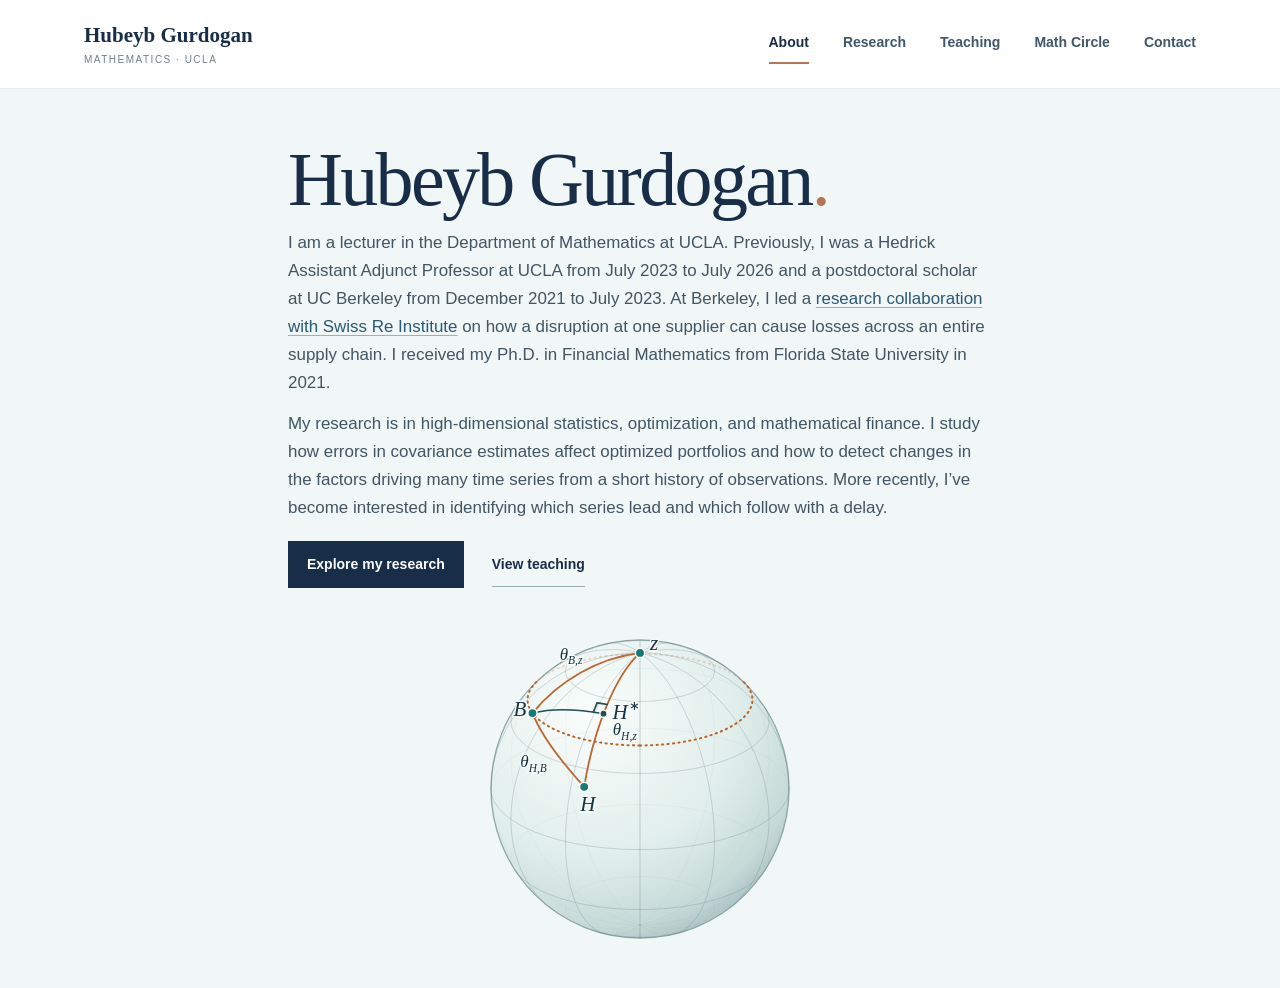
<file: index.html>
<!doctype html>
<html lang="en">
<head>
  <meta charset="utf-8">
  <meta name="viewport" content="width=device-width, initial-scale=1">
  <meta name="description" content="Hubeyb Gurdogan, lecturer in mathematics at UCLA. Research, teaching, undergraduate mentorship, and contact information.">
  <title>Hubeyb Gurdogan | Mathematics</title>
  <link rel="stylesheet" href="/style.css">
  <script src="/legacy-links.js" defer></script>
  <link rel="stylesheet" href="/geometry/sphere.css">
</head>
<body id="top">
  <a class="skip-link" href="#main">Skip to content</a>
  <header class="site-header">
    <div class="nav-wrap">
      <a class="brand" href="/">Hubeyb Gurdogan<span>Mathematics · UCLA</span></a>
      <nav aria-label="Main navigation"><a href="/" aria-current="page">About</a> <a href="/research.html">Research</a> <a href="/teaching.html">Teaching</a> <a href="/math-circle.html">Math Circle</a> <a href="/contact.html">Contact</a></nav>
    </div>
  </header>
  <main id="main" class="profile-page">
    <div class="profile-column" id="home">
      <section id="about" aria-labelledby="profile-name">
        <h1 id="profile-name">Hubeyb Gurdogan<span class="dot">.</span></h1>
        <p>I am a lecturer in the Department of Mathematics at UCLA. Previously, I was a Hedrick Assistant Adjunct Professor at UCLA from July 2023 to July 2026 and a postdoctoral scholar at UC Berkeley from December 2021 to July 2023. At Berkeley, I led a <a href="/research.html#supply-chain-risk">research collaboration with Swiss Re Institute</a> on how a disruption at one supplier can cause losses across an entire supply chain. I received my Ph.D. in Financial Mathematics from Florida State University in 2021.</p>
        <p>My research is in high-dimensional statistics, optimization, and mathematical finance. I study how errors in covariance estimates affect optimized portfolios and how to detect changes in the factors driving many time series from a short history of observations. More recently, I’ve become interested in identifying which series lead and which follow with a delay.</p>
        <div class="hero-links">
          <a class="button" href="/research.html">Explore my research</a>
          <a class="text-link" href="/teaching.html">View teaching</a>
        </div>
      </section>
      <figure class="sphere-figure">
        <a href="/geometry.html" aria-label="View the eigenvector geometry figure in detail">
          <img src="/geometry/eigenvector-geometry.svg" width="436" height="352"
               alt="Great-circle arcs connect B, H, and z on a unit sphere. The arc from B meets the H–z arc at a right angle at H star. The dotted latitude passes through B.">
        </a>
      </figure>
    </div>
  </main>
</body>
</html>
</file>
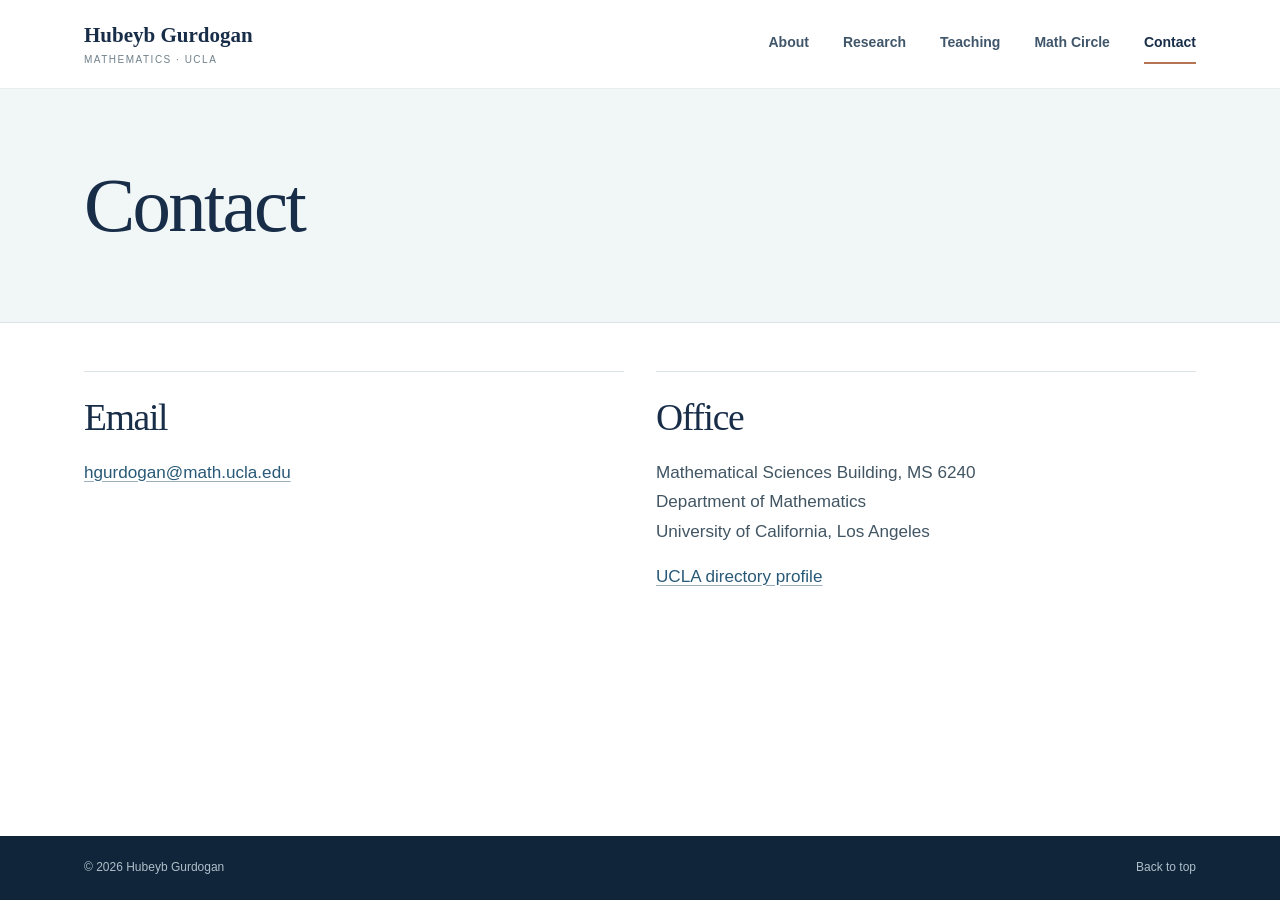
<file: contact.html>
<!doctype html>
<html lang="en">
<head>
  <meta charset="utf-8">
  <meta name="viewport" content="width=device-width, initial-scale=1">
  <meta name="description" content="Email and UCLA office information for Hubeyb Gurdogan.">
  <title>Contact | Hubeyb Gurdogan</title>
  <link rel="stylesheet" href="/style.css">
  
</head>
<body id="top">
  <a class="skip-link" href="#main">Skip to content</a>
  <header class="site-header">
    <div class="nav-wrap">
      <a class="brand" href="/">Hubeyb Gurdogan<span>Mathematics · UCLA</span></a>
      <nav aria-label="Main navigation"><a href="/">About</a> <a href="/research.html">Research</a> <a href="/teaching.html">Teaching</a> <a href="/math-circle.html">Math Circle</a> <a href="/contact.html" aria-current="page">Contact</a></nav>
    </div>
  </header>
  <main id="main"><header class="page-intro"><div><h1>Contact</h1></div></header>
<div class="contact-details">
  <section><h2>Email</h2><p><a href="mailto:hgurdogan@math.ucla.edu">hgurdogan@math.ucla.edu</a></p></section>
  <section><h2>Office</h2><p>Mathematical Sciences Building, MS 6240<br>Department of Mathematics<br>University of California, Los Angeles</p>
    <p><a href="https://mfg.math.ucla.edu/people/visiting/hgurdogan">UCLA directory profile</a></p></section>
</div>
</main>
  <footer><span>© 2026 Hubeyb Gurdogan</span><a href="#top">Back to top</a></footer>
</body>
</html>
</file>
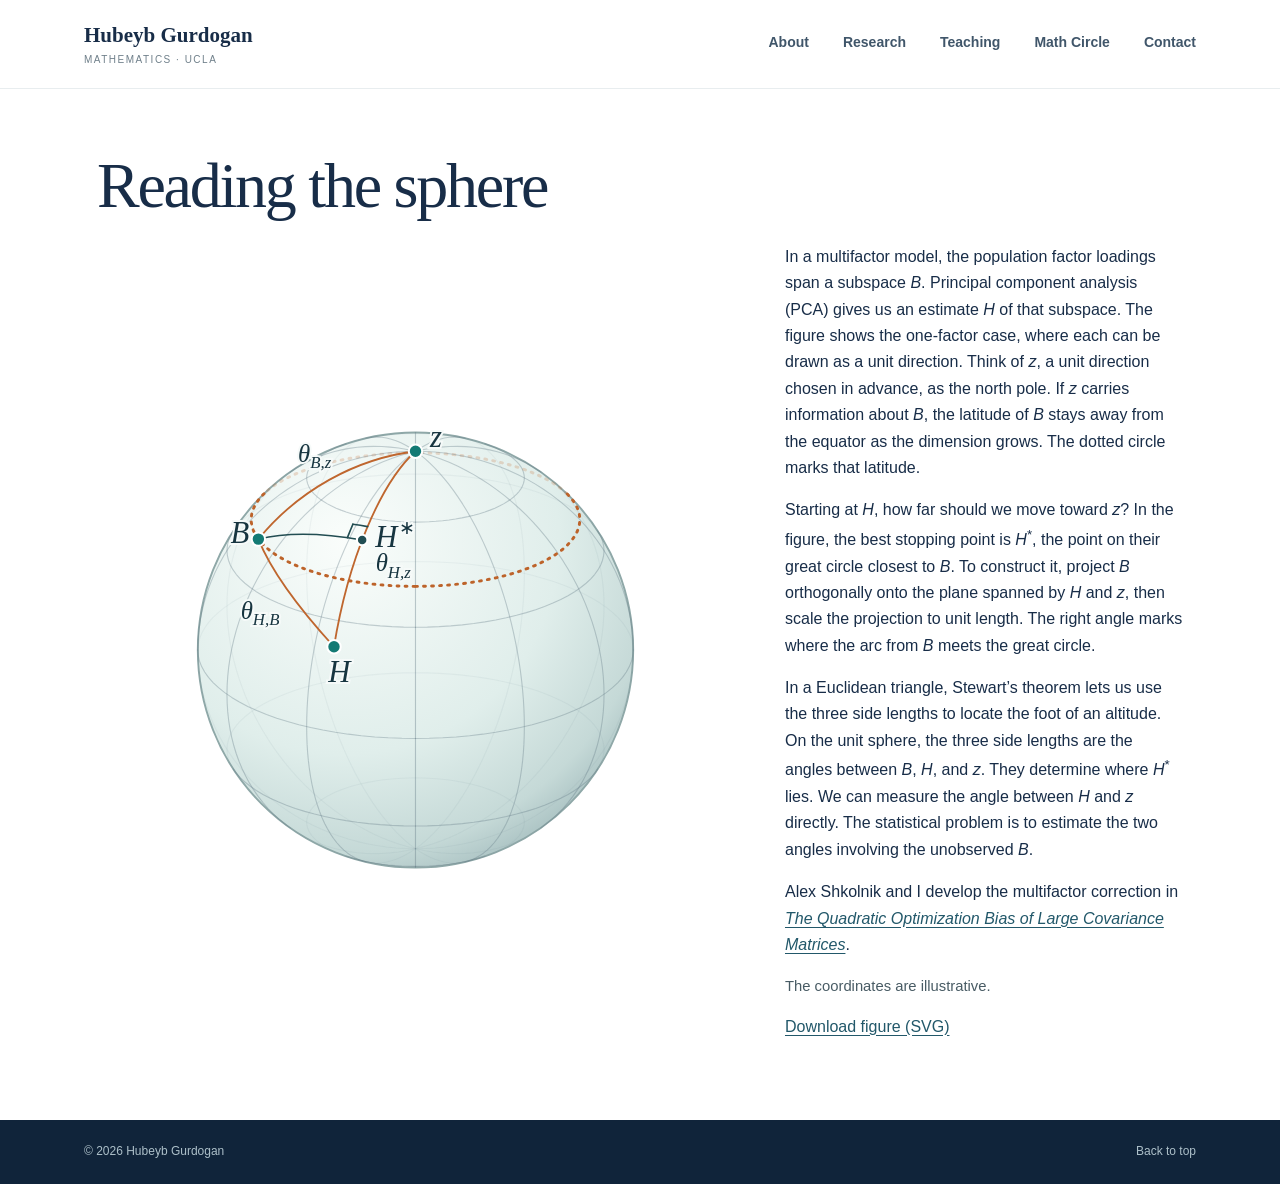
<file: geometry.html>
<!doctype html>
<html lang="en">
<head>
  <meta charset="utf-8">
  <meta name="viewport" content="width=device-width, initial-scale=1">
  <meta name="description" content="Hubeyb Gurdogan, lecturer in mathematics at UCLA. Research, teaching, undergraduate mentorship, and contact information.">
  <title>Reading the sphere | Hubeyb Gurdogan</title>
  <link rel="stylesheet" href="/style.css">
  
<link rel="stylesheet" href="/geometry/sphere.css">
</head>
<body id="top">
  <a class="skip-link" href="#main">Skip to content</a>
  <header class="site-header">
    <div class="nav-wrap">
      <a class="brand" href="/">Hubeyb Gurdogan<span>Mathematics · UCLA</span></a>
      <nav aria-label="Main navigation"><a href="/">About</a> <a href="/research.html">Research</a> <a href="/teaching.html">Teaching</a> <a href="/math-circle.html">Math Circle</a> <a href="/contact.html">Contact</a></nav>
    </div>
  </header>
  
<main id="main" class="geometry-page">
  <h1>Reading the sphere</h1>
  <div class="geometry-layout">
    <figure class="sphere-figure"><img src="/geometry/eigenvector-geometry.svg" width="436" height="352"
           alt="Three great-circle arcs join B, H, and z on a unit sphere. The geodesic from B meets the H–z arc at a right angle at H star. The dotted latitude passes through B."></figure>

  <section class="geometry-notes">
    <p>In a multifactor model, the population factor loadings span a subspace <i>B</i>. Principal component analysis (PCA) gives us an estimate <i>H</i> of that subspace. The figure shows the one-factor case, where each can be drawn as a unit direction. Think of <i>z</i>, a unit direction chosen in advance, as the north pole. If <i>z</i> carries information about <i>B</i>, the latitude of <i>B</i> stays away from the equator as the dimension grows. The dotted circle marks that latitude.</p>
    <p>Starting at <i>H</i>, how far should we move toward <i>z</i>? In the figure, the best stopping point is <i>H</i><sup>*</sup>, the point on their great circle closest to <i>B</i>. To construct it, project <i>B</i> orthogonally onto the plane spanned by <i>H</i> and <i>z</i>, then scale the projection to unit length. The right angle marks where the arc from <i>B</i> meets the great circle.</p>
    <p>In a Euclidean triangle, Stewart’s theorem lets us use the three side lengths to locate the foot of an altitude. On the unit sphere, the three side lengths are the angles between <i>B</i>, <i>H</i>, and <i>z</i>. They determine where <i>H</i><sup>*</sup> lies. We can measure the angle between <i>H</i> and <i>z</i> directly. The statistical problem is to estimate the two angles involving the unobserved <i>B</i>.</p>
    <p>Alex Shkolnik and I develop the multifactor correction in <a href="https://arxiv.org/abs/2410.03053"><cite>The Quadratic Optimization Bias of Large Covariance Matrices</cite></a>.</p>
    <p class="geometry-caption">The coordinates are illustrative.</p>
  <p><a href="/geometry/eigenvector-geometry.svg" download="eigenvector-geometry.svg">Download figure (SVG)</a></p>
  </section></div>
</main>
<footer><span>© 2026 Hubeyb Gurdogan</span><a href="#top">Back to top</a></footer>
</body>
</html>
</file>
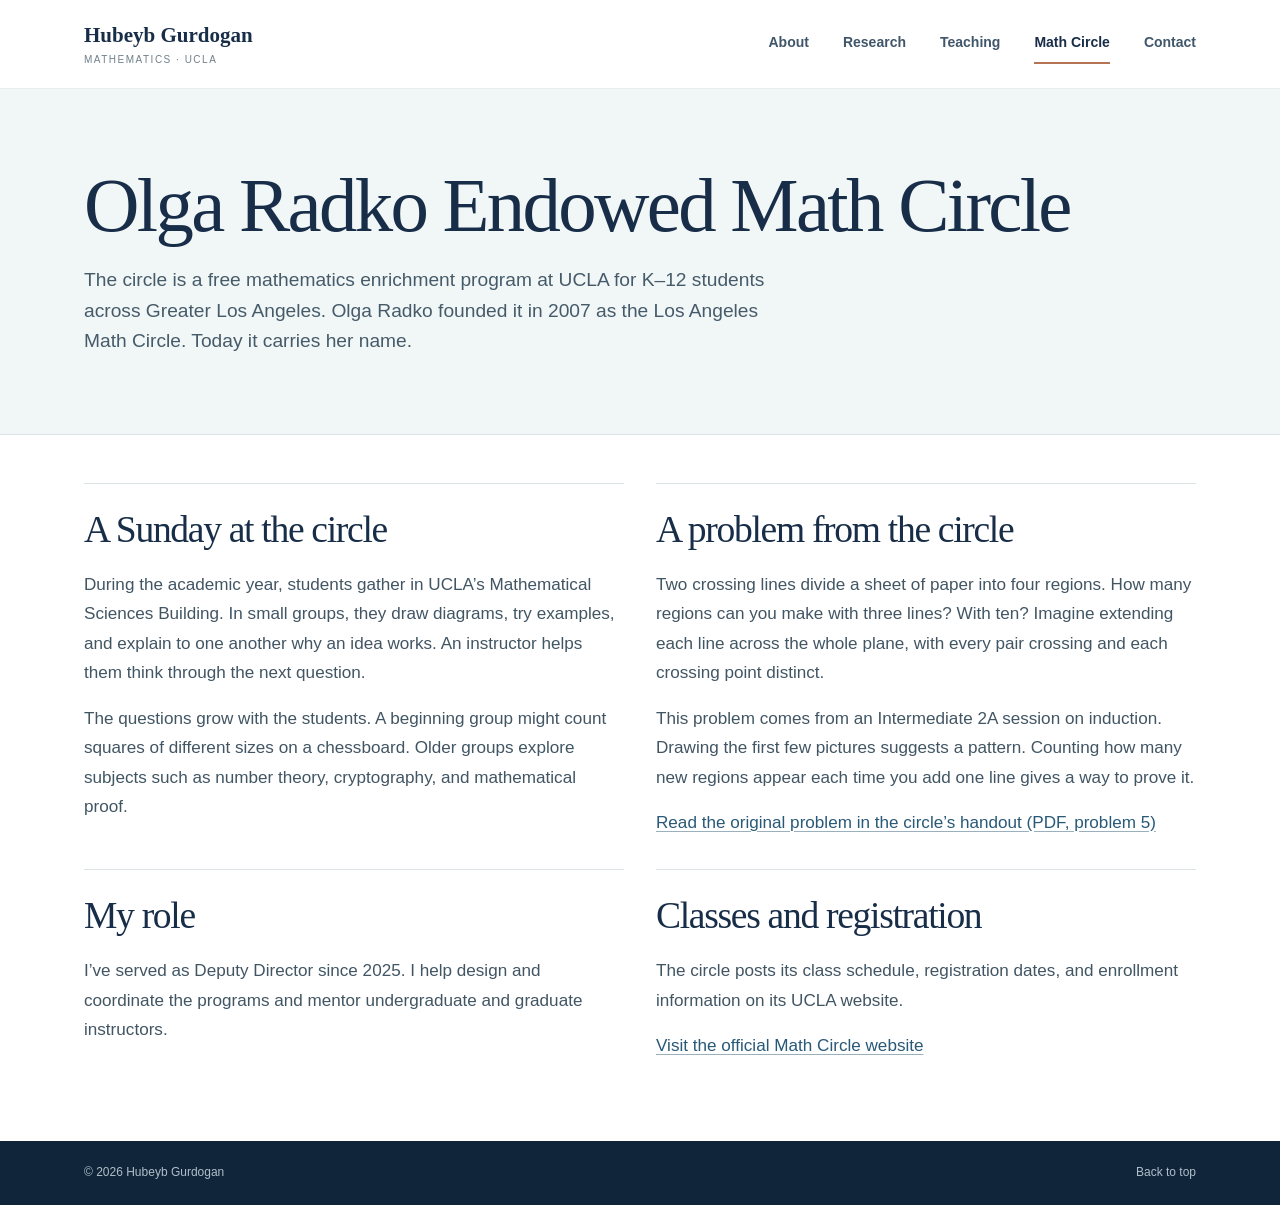
<file: math-circle.html>
<!doctype html>
<html lang="en">
<head>
  <meta charset="utf-8">
  <meta name="viewport" content="width=device-width, initial-scale=1">
  <meta name="description" content="Meet UCLA’s Olga Radko Endowed Math Circle, a free K–12 mathematics enrichment program serving Greater Los Angeles. Explore a sample problem and find classes.">
  <title>Math Circle | Hubeyb Gurdogan</title>
  <link rel="stylesheet" href="/style.css">
  
</head>
<body id="top">
  <a class="skip-link" href="#main">Skip to content</a>
  <header class="site-header">
    <div class="nav-wrap">
      <a class="brand" href="/">Hubeyb Gurdogan<span>Mathematics · UCLA</span></a>
      <nav aria-label="Main navigation"><a href="/">About</a> <a href="/research.html">Research</a> <a href="/teaching.html">Teaching</a> <a href="/math-circle.html" aria-current="page">Math Circle</a> <a href="/contact.html">Contact</a></nav>
    </div>
  </header>
  <main id="main">
    <header class="page-intro">
      <div>
        <h1>Olga Radko Endowed Math Circle</h1>
        <p>The circle is a free mathematics enrichment program at UCLA for K–12 students across Greater Los Angeles. Olga Radko founded it in 2007 as the Los Angeles Math Circle. Today it carries her name.</p>
      </div>
    </header>
    <div class="contact-details">
      <section>
        <h2>A Sunday at the circle</h2>
        <p>During the academic year, students gather in UCLA’s Mathematical Sciences Building. In small groups, they draw diagrams, try examples, and explain to one another why an idea works. An instructor helps them think through the next question.</p>
        <p>The questions grow with the students. A beginning group might count squares of different sizes on a chessboard. Older groups explore subjects such as number theory, cryptography, and mathematical proof.</p>
      </section>
      <section>
        <h2>A problem from the circle</h2>
        <p>Two crossing lines divide a sheet of paper into four regions. How many regions can you make with three lines? With ten? Imagine extending each line across the whole plane, with every pair crossing and each crossing point distinct.</p>
        <p>This problem comes from an Intermediate 2A session on induction. Drawing the first few pictures suggests a pattern. Counting how many new regions appear each time you add one line gives a way to prove it.</p>
        <p><a href="https://circles.math.ucla.edu/circles/lib/data/Handout-2419-2118.pdf">Read the original problem in the circle’s handout (PDF, problem 5)</a></p>
      </section>
      <section>
        <h2>My role</h2>
        <p>I’ve served as Deputy Director since 2025. I help design and coordinate the programs and mentor undergraduate and graduate instructors.</p>
      </section>
      <section>
        <h2>Classes and registration</h2>
        <p>The circle posts its class schedule, registration dates, and enrollment information on its UCLA website.</p>
        <p><a href="https://circles.math.ucla.edu/circles/index.shtml">Visit the official Math Circle website</a></p>
      </section>
    </div>
  </main>
  <footer><span>© 2026 Hubeyb Gurdogan</span><a href="#top">Back to top</a></footer>
</body>
</html>
</file>
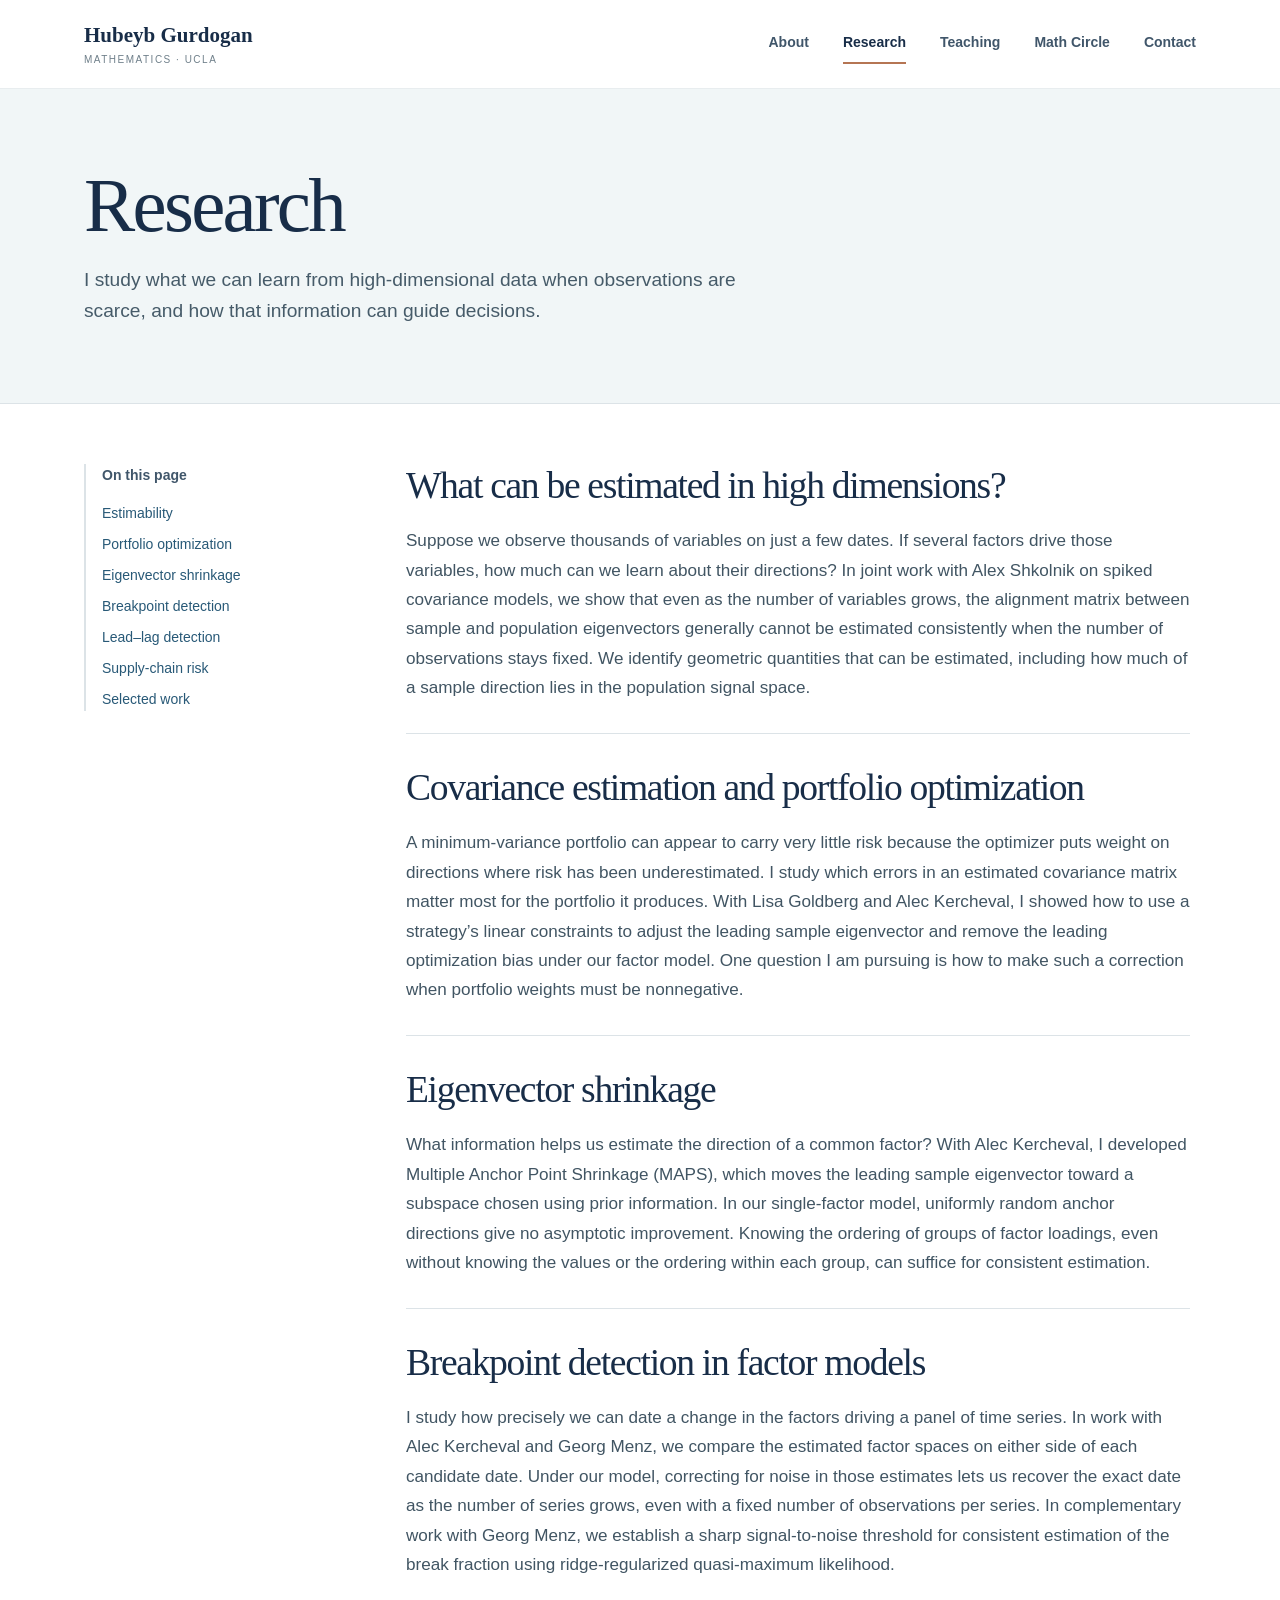
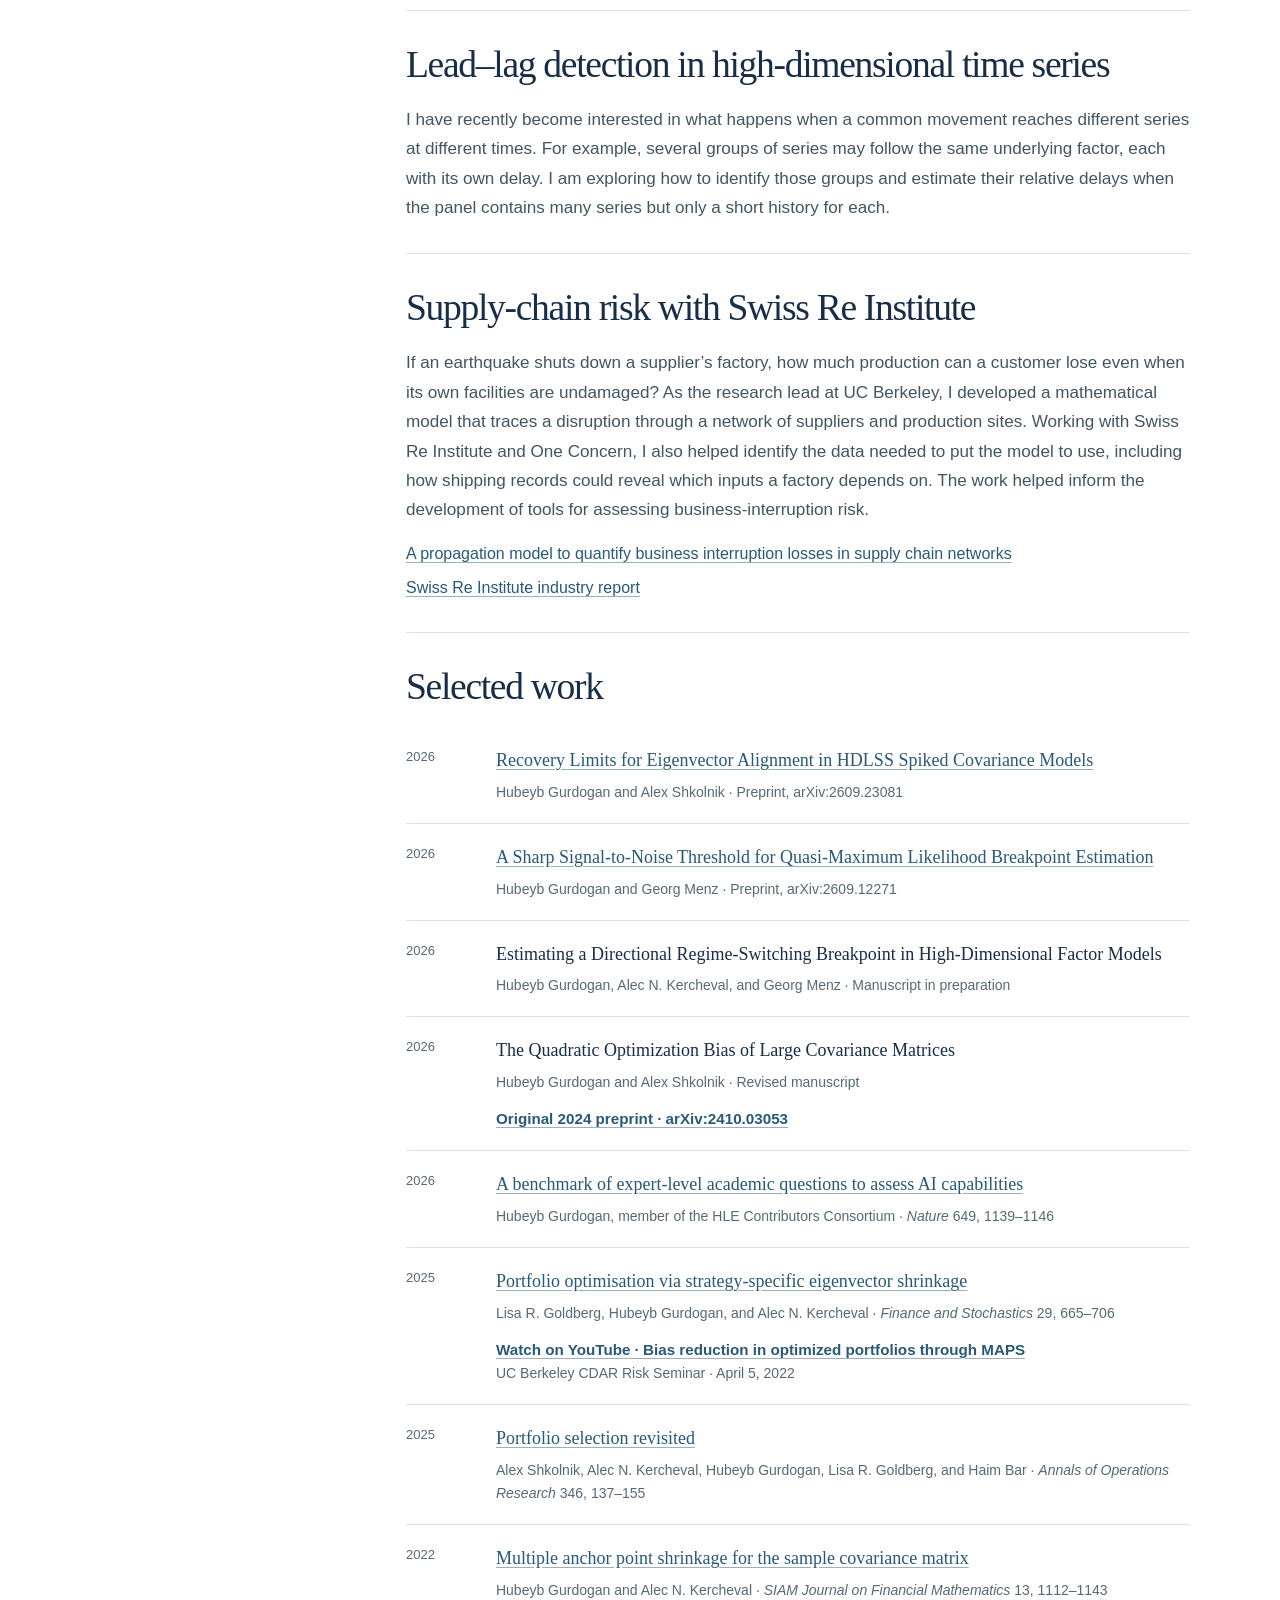
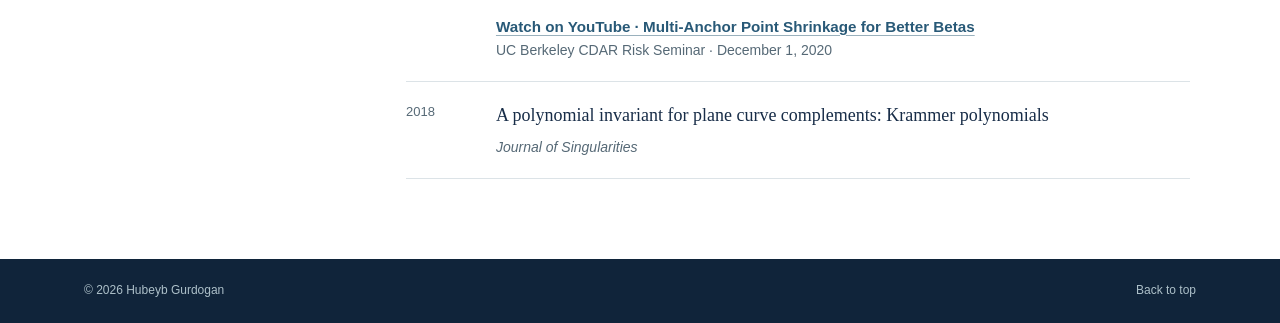
<file: research.html>
<!doctype html>
<html lang="en">
<head>
  <meta charset="utf-8">
  <meta name="viewport" content="width=device-width, initial-scale=1">
  <meta name="description" content="Research on high-dimensional inference, portfolio optimization, eigenvector shrinkage, breakpoint detection, and lead–lag detection.">
  <title>Research | Hubeyb Gurdogan</title>
  <link rel="stylesheet" href="/style.css">
  
</head>
<body id="top">
  <a class="skip-link" href="#main">Skip to content</a>
  <header class="site-header">
    <div class="nav-wrap">
      <a class="brand" href="/">Hubeyb Gurdogan<span>Mathematics · UCLA</span></a>
      <nav aria-label="Main navigation"><a href="/">About</a> <a href="/research.html" aria-current="page">Research</a> <a href="/teaching.html">Teaching</a> <a href="/math-circle.html">Math Circle</a> <a href="/contact.html">Contact</a></nav>
    </div>
  </header>
  <main id="main"><header class="page-intro"><div><h1>Research</h1><p>I study what we can learn from high-dimensional data when observations are scarce, and how that information can guide decisions.</p></div></header><div class="page-columns"><nav class="contents-nav" aria-label="On this page"><span>On this page</span><a href="#estimability">Estimability</a><a href="#optimization">Portfolio optimization</a><a href="#shrinkage">Eigenvector shrinkage</a><a href="#breakpoints">Breakpoint detection</a><a href="#lead-lag">Lead–lag detection</a><a href="#supply-chain-risk">Supply-chain risk</a><a href="#selected-work">Selected work</a></nav><div class="page-body"><article class="area" id="estimability"><h2>What can be estimated in high dimensions?</h2><p>Suppose we observe thousands of variables on just a few dates. If several factors drive those variables, how much can we learn about their directions? In joint work with Alex Shkolnik on spiked covariance models, we show that even as the number of variables grows, the alignment matrix between sample and population eigenvectors generally cannot be estimated consistently when the number of observations stays fixed. We identify geometric quantities that can be estimated, including how much of a sample direction lies in the population signal space.</p></article><article class="area" id="optimization"><h2>Covariance estimation and portfolio optimization</h2><p>A minimum-variance portfolio can appear to carry very little risk because the optimizer puts weight on directions where risk has been underestimated. I study which errors in an estimated covariance matrix matter most for the portfolio it produces. With Lisa Goldberg and Alec Kercheval, I showed how to use a strategy’s linear constraints to adjust the leading sample eigenvector and remove the leading optimization bias under our factor model. One question I am pursuing is how to make such a correction when portfolio weights must be nonnegative.</p></article><article class="area" id="shrinkage"><h2>Eigenvector shrinkage</h2><p>What information helps us estimate the direction of a common factor? With Alec Kercheval, I developed Multiple Anchor Point Shrinkage (MAPS), which moves the leading sample eigenvector toward a subspace chosen using prior information. In our single-factor model, uniformly random anchor directions give no asymptotic improvement. Knowing the ordering of groups of factor loadings, even without knowing the values or the ordering within each group, can suffice for consistent estimation.</p></article><article class="area" id="breakpoints"><h2>Breakpoint detection in factor models</h2><p>I study how precisely we can date a change in the factors driving a panel of time series. In work with Alec Kercheval and Georg Menz, we compare the estimated factor spaces on either side of each candidate date. Under our model, correcting for noise in those estimates lets us recover the exact date as the number of series grows, even with a fixed number of observations per series. In complementary work with Georg Menz, we establish a sharp signal-to-noise threshold for consistent estimation of the break fraction using ridge-regularized quasi-maximum likelihood.</p></article><article class="area" id="lead-lag"><h2>Lead–lag detection in high-dimensional time series</h2><p>I have recently become interested in what happens when a common movement reaches different series at different times. For example, several groups of series may follow the same underlying factor, each with its own delay. I am exploring how to identify those groups and estimate their relative delays when the panel contains many series but only a short history for each.</p></article><article class="area" id="supply-chain-risk">
  <h2>Supply-chain risk with Swiss Re Institute</h2>
  <p>If an earthquake shuts down a supplier’s factory, how much production can a customer lose even when its own facilities are undamaged? As the research lead at UC Berkeley, I developed a mathematical model that traces a disruption through a network of suppliers and production sites. Working with Swiss Re Institute and One Concern, I also helped identify the data needed to put the model to use, including how shipping records could reveal which inputs a factory depends on. The work helped inform the development of tools for assessing business-interruption risk.</p>
  <ul class="project-sources">
    <li><a href="https://cdar.econ.berkeley.edu/publications/2022-2-propagation-model-quantify-business-interruption-losses-supply-chain-networks.html">A propagation model to quantify business interruption losses in supply chain networks</a></li>
    <li><a href="https://www.swissre.com/institute/research/topics-and-risk-dialogues/economy-and-insurance-outlook/complex-supply-chains.html">Swiss Re Institute industry report</a></li>
  </ul>
</article>
<section id="selected-work" class="paper-list">
  <h2 id="publications">Selected work</h2>
  <article id="eigenvector-alignment" class="publication">
    <span>2026</span>
    <div>
      <a href="https://arxiv.org/abs/2609.23081">Recovery Limits for Eigenvector Alignment in HDLSS Spiked Covariance Models</a>
      <p>Hubeyb Gurdogan and Alex Shkolnik · Preprint, arXiv:2609.23081</p>
    </div>
  </article>
  <article id="qml-breakpoint" class="publication">
    <span>2026</span>
    <div>
      <a href="https://arxiv.org/abs/2609.12271">A Sharp Signal-to-Noise Threshold for Quasi-Maximum Likelihood Breakpoint Estimation</a>
      <p>Hubeyb Gurdogan and Georg Menz · Preprint, arXiv:2609.12271</p>
    </div>
  </article>
  <article id="directional-breakpoint" class="publication">
    <span>2026</span>
    <div>
      <strong>Estimating a Directional Regime-Switching Breakpoint in High-Dimensional Factor Models</strong>
      <p>Hubeyb Gurdogan, Alec N. Kercheval, and Georg Menz · Manuscript in preparation</p>
    </div>
  </article>
  <article id="quadratic-optimization-bias" class="publication">
    <span>2026</span>
    <div>
      <strong>The Quadratic Optimization Bias of Large Covariance Matrices</strong>
      <p>Hubeyb Gurdogan and Alex Shkolnik · Revised manuscript</p>
      <p class="recording"><a href="https://arxiv.org/abs/2410.03053">Original 2024 preprint · arXiv:2410.03053</a></p>
    </div>
  </article>
  <article id="humanitys-last-exam" class="publication">
    <span>2026</span>
    <div>
      <a href="https://doi.org/10.1038/s41586-025-09962-4">A benchmark of expert-level academic questions to assess AI capabilities</a>
      <p>Hubeyb Gurdogan, member of the HLE Contributors Consortium · <em>Nature</em> 649, 1139–1146</p>
    </div>
  </article>
<article id="strategy-specific" class="publication"><span>2025</span><div><a href="https://cdar.berkeley.edu/sites/default/files/publications/portfolio_optimization_via_strategy-specific_eigenvector_shrinkage.pdf">Portfolio optimisation via strategy-specific eigenvector shrinkage</a><p>Lisa R. Goldberg, Hubeyb Gurdogan, and Alec N. Kercheval · <em>Finance and Stochastics</em> 29, 665–706</p><p class="recording"><a href="https://www.youtube.com/watch?v=8ABNRinea-8">Watch on YouTube · Bias reduction in optimized portfolios through MAPS</a><br>UC Berkeley CDAR Risk Seminar · April 5, 2022</p></div></article>
<article id="portfolio-selection" class="publication"><span>2025</span><div><a href="https://link.springer.com/article/10.1007/s10479-024-06340-7">Portfolio selection revisited</a><p>Alex Shkolnik, Alec N. Kercheval, Hubeyb Gurdogan, Lisa R. Goldberg, and Haim Bar · <em>Annals of Operations Research</em> 346, 137–155</p></div></article>
<article id="maps" class="publication"><span>2022</span><div><a href="https://doi.org/10.1137/21M1446411">Multiple anchor point shrinkage for the sample covariance matrix</a><p>Hubeyb Gurdogan and Alec N. Kercheval · <em>SIAM Journal on Financial Mathematics</em> 13, 1112–1143</p><p class="recording"><a href="https://www.youtube.com/watch?v=BFbxKfpLRFo">Watch on YouTube · Multi-Anchor Point Shrinkage for Better Betas</a><br>UC Berkeley CDAR Risk Seminar · December 1, 2020</p></div></article>
<article id="krammer" class="publication"><span>2018</span><div><strong>A polynomial invariant for plane curve complements: Krammer polynomials</strong><p><em>Journal of Singularities</em></p></div></article></section></div></div></main>
  <footer><span>© 2026 Hubeyb Gurdogan</span><a href="#top">Back to top</a></footer>
</body>
</html>
</file>
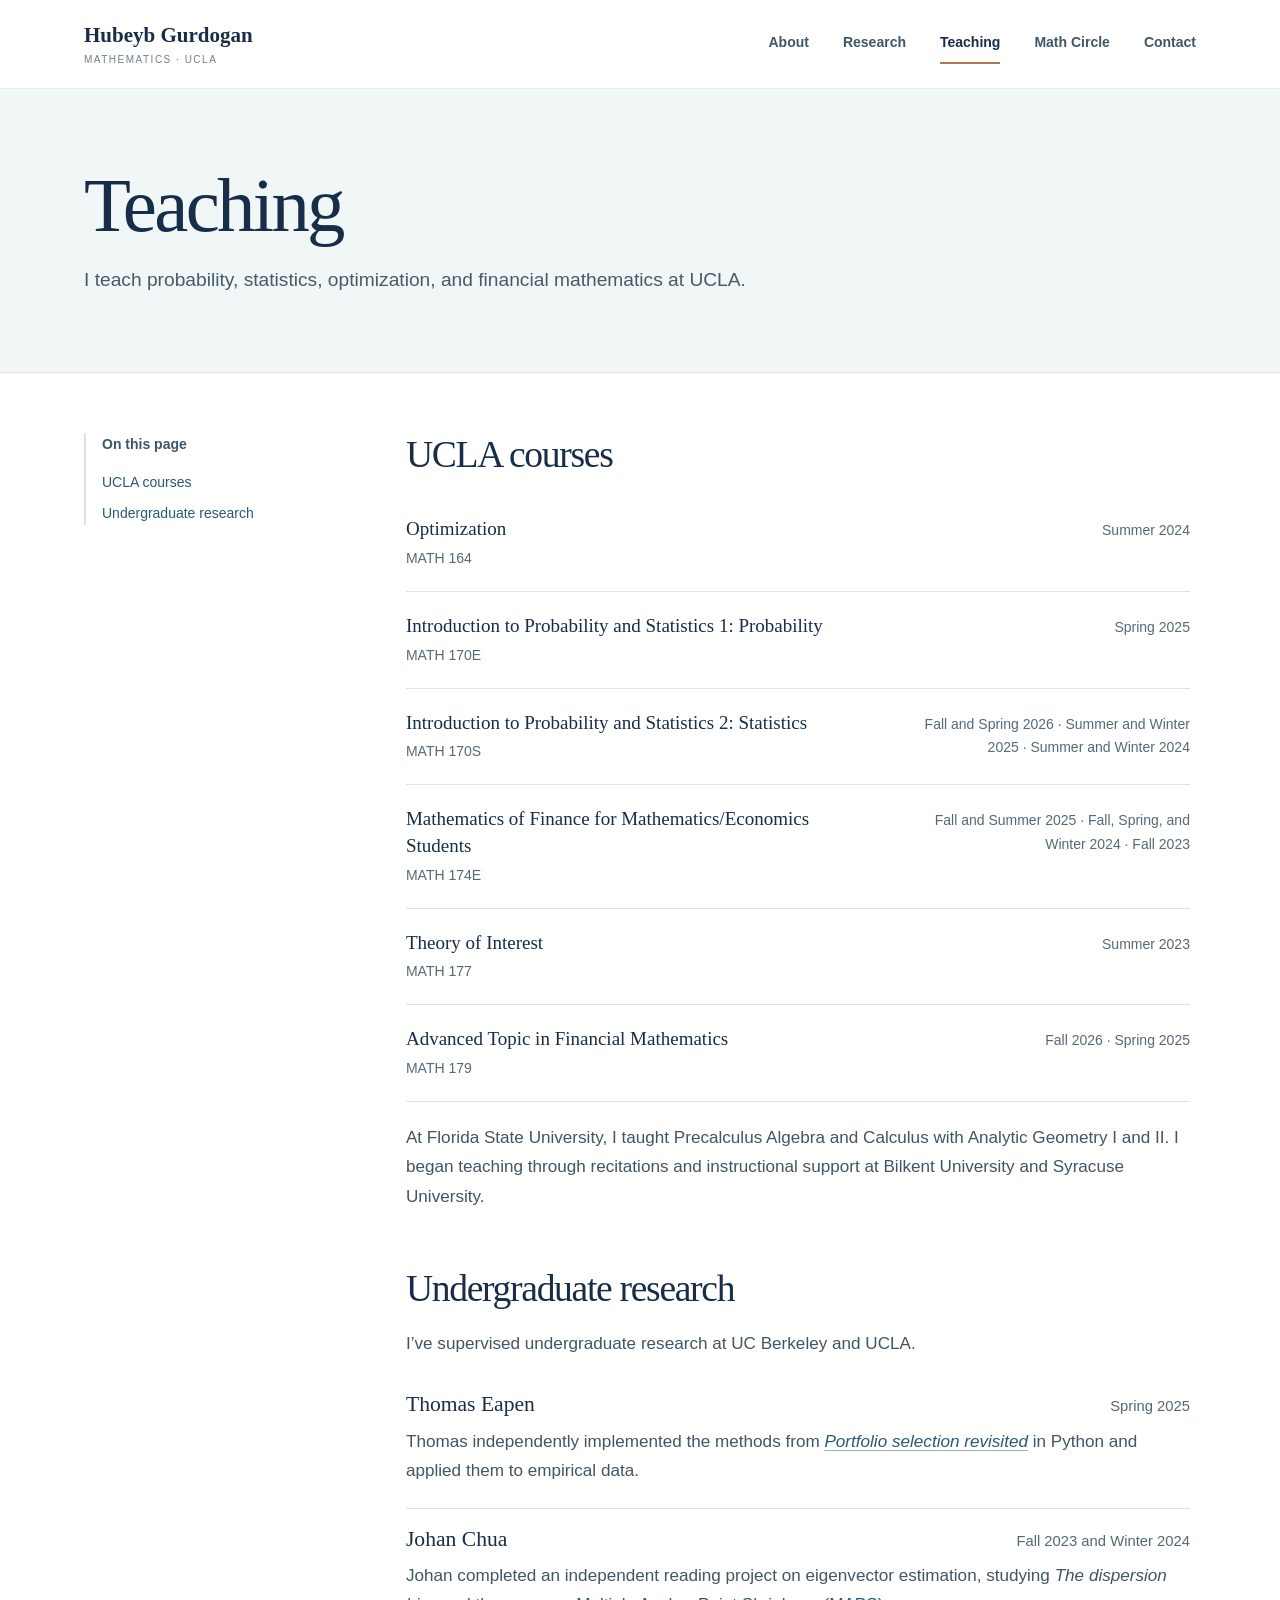
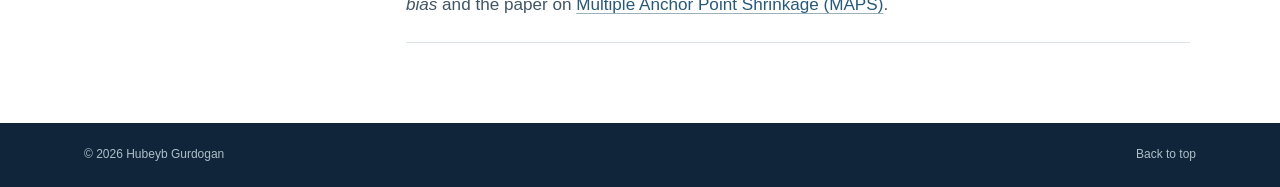
<file: teaching.html>
<!doctype html>
<html lang="en">
<head>
  <meta charset="utf-8">
  <meta name="viewport" content="width=device-width, initial-scale=1">
  <meta name="description" content="Hubeyb Gurdogan’s mathematics teaching at UCLA, including courses and undergraduate research.">
  <title>Teaching | Hubeyb Gurdogan</title>
  <link rel="stylesheet" href="/style.css">
  <link rel="stylesheet" href="/teaching.css">
</head>
<body id="top">
  <a class="skip-link" href="#main">Skip to content</a>
  <header class="site-header">
    <div class="nav-wrap">
      <a class="brand" href="/">Hubeyb Gurdogan<span>Mathematics · UCLA</span></a>
      <nav aria-label="Main navigation"><a href="/">About</a> <a href="/research.html">Research</a> <a href="/teaching.html" aria-current="page">Teaching</a> <a id="math-circle" href="/math-circle.html">Math Circle</a> <a href="/contact.html">Contact</a></nav>
    </div>
  </header>
  <main id="main" class="teaching-page">
    <header class="page-intro">
      <div>
        <h1>Teaching</h1>
        <p>I teach probability, statistics, optimization, and financial mathematics at UCLA.</p>
      </div>
    </header>
    <div class="page-columns">
      <nav class="contents-nav" aria-label="On this page">
        <span>On this page</span>
        <a href="#courses">UCLA courses</a>
        <a href="#undergraduate-research">Undergraduate research</a>
      </nav>
      <div class="page-body">
        <section id="courses" class="course-list">
          <h2>UCLA courses</h2>
          <div class="course"><div><h3>Optimization</h3><p>MATH 164</p></div><p class="term">Summer 2024</p></div>
          <div class="course"><div><h3>Introduction to Probability and Statistics 1: Probability</h3><p>MATH 170E</p></div><p class="term">Spring 2025</p></div>
          <div class="course"><div><h3>Introduction to Probability and Statistics 2: Statistics</h3><p>MATH 170S</p></div><p class="term">Fall and Spring 2026 · Summer and Winter 2025 · Summer and Winter 2024</p></div>
          <div class="course"><div><h3>Mathematics of Finance for Mathematics/Economics Students</h3><p>MATH 174E</p></div><p class="term">Fall and Summer 2025 · Fall, Spring, and Winter 2024 · Fall 2023</p></div>
          <div class="course"><div><h3>Theory of Interest</h3><p>MATH 177</p></div><p class="term">Summer 2023</p></div>
          <div class="course"><div><h3>Advanced Topic in Financial Mathematics</h3><p>MATH 179</p></div><p class="term">Fall 2026 · Spring 2025</p></div>
          <p class="earlier-teaching">At Florida State University, I taught Precalculus Algebra and Calculus with Analytic Geometry I and II. I began teaching through recitations and instructional support at Bilkent University and Syracuse University.</p>
        </section>
        <section id="undergraduate-research" class="mentoring">
          <h2>Undergraduate research</h2>
          <p>I’ve supervised undergraduate research at UC Berkeley and UCLA.</p>
          <article><header><h3>Thomas Eapen</h3><p>Spring 2025</p></header>
            <p>Thomas independently implemented the methods from <a href="/research.html#portfolio-selection"><em>Portfolio selection revisited</em></a> in Python and applied them to empirical data.</p>
          </article>
          <article><header><h3>Johan Chua</h3><p>Fall 2023 and Winter 2024</p></header>
            <p>Johan completed an independent reading project on eigenvector estimation, studying <em>The dispersion bias</em> and the paper on <a href="/research.html#maps">Multiple Anchor Point Shrinkage (MAPS)</a>.</p>
          </article>
        </section>
      </div>
    </div>
  </main>
  <footer><span>© 2026 Hubeyb Gurdogan</span><a href="#top">Back to top</a></footer>
</body>
</html>
</file>
<file: style.css>
:root{--ink:#182d48;--muted:#58697a;--blue:#285977;--paper:#fff;--line:#dce3e7;--accent:#b57553}*{box-sizing:border-box}html{scroll-behavior:smooth}body{margin:0;font-family:Arial,Helvetica,sans-serif;color:var(--ink);background:var(--paper);font-size:16px;line-height:1.65}a{color:inherit;text-decoration:none}a:hover{text-decoration:underline}a:focus-visible{outline:3px solid #b57553;outline-offset:4px}.site-header{background:white;border-bottom:1px solid #e8edef}.nav-wrap{max-width:1180px;margin:auto;min-height:88px;display:flex;align-items:center;justify-content:space-between;padding:0 34px}.brand{font-family:Georgia,serif;font-size:21px;font-weight:700;line-height:1.2}.brand span{display:block;font:10px Arial,sans-serif;letter-spacing:.15em;text-transform:uppercase;color:#70808b;margin-top:6px}nav{display:flex;gap:34px;font-size:14px;font-weight:600;color:#40566a}.hero{background:#f1f6f7}.hero-inner{max-width:1180px;margin:auto;padding:92px 34px 96px;display:grid;grid-template-columns:1fr .88fr;gap:80px;align-items:center}.eyebrow,.kicker{font-size:11px;font-weight:700;letter-spacing:.19em;color:#728894;margin:0 0 22px}h1,h2,h3,p{margin-top:0}h1,h2{font-family:Georgia,'Times New Roman',serif;font-weight:400;letter-spacing:-.035em}h1{font-size:clamp(55px,6.6vw,84px);line-height:1.03;margin-bottom:25px}.dot{color:var(--accent)}.hero-role{font-size:18px;line-height:1.55;font-weight:600;margin-bottom:18px}.hero-intro{color:var(--muted);max-width:450px;font-size:17px}.hero-links{display:flex;align-items:center;gap:28px;margin-top:30px}.button{background:var(--ink);color:white;padding:12px 19px;font-size:14px;font-weight:700}.text-link{font-size:14px;font-weight:700;border-bottom:1px solid #9aaeb7;padding:10px 0}.hero-art{background:#e7f0f1;border:1px solid #d6e4e5;padding:25px 26px 18px}.hero-art svg{width:100%;display:block}.art-label{font-size:10px;letter-spacing:.17em;color:#698290;font-weight:700}.art-label span{color:var(--accent);padding:0 4px}.hero-art p{font:italic 13px Georgia,serif;color:#78909a;margin:0}.section{max-width:1180px;margin:auto;padding:105px 34px;display:grid;grid-template-columns:170px 1fr;gap:30px;scroll-margin-top:20px}.section-label{font-size:11px;font-weight:700;letter-spacing:.15em;color:#778a94;padding-top:8px}.section-label span{color:#b77c5c;margin-right:14px}.section-content h2,.contact h2{font-size:clamp(34px,4vw,48px);line-height:1.14;margin-bottom:30px}.about-grid{display:grid;grid-template-columns:1.45fr 1fr;gap:68px}.about-grid p{color:#4e6070;font-size:17px}.about-grid aside{border-left:1px solid var(--line);padding-left:32px}.about-grid h3,.pub-title{font-size:12px;letter-spacing:.13em;text-transform:uppercase}.interest-list{list-style:none;padding:0;margin:20px 0}.interest-list li{margin:8px 0;color:#526675}.research{border-top:1px solid var(--line)}.section-heading{display:flex;justify-content:space-between;gap:50px;align-items:end}.section-heading>p{max-width:300px;color:var(--muted);font-size:15px}.section-heading .kicker{margin-bottom:12px}.topic-grid{display:grid;grid-template-columns:repeat(3,1fr);gap:0;margin:26px 0 55px;background:#f4f7f7}.topic-grid article{padding:26px 24px;border-right:1px solid #dde7e8}.topic-grid article:last-child{border:0}.topic-grid h3{font:20px Georgia,serif;margin:0 0 11px}.topic-grid p{font-size:14px;color:var(--muted);margin:0}.pub-title{margin-bottom:10px}.publication{border-bottom:1px solid var(--line);display:grid;grid-template-columns:70px 1fr;gap:20px;padding:19px 0}.publication>span{font-size:13px;color:#87949b}.publication a,.publication strong{font-family:Georgia,serif;font-size:18px;font-weight:400}.publication a{color:#245d80}.publication p{font-size:14px;color:#71818d;margin:5px 0 0}.teaching{border-top:1px solid var(--line)}.institution{margin-top:27px;padding-bottom:12px;border-bottom:2px solid var(--ink);font-size:11px;letter-spacing:.14em;font-weight:700;color:#788a94}.course{display:flex;justify-content:space-between;gap:25px;border-bottom:1px solid var(--line);padding:21px 0}.course h3{font:19px Georgia,serif;margin-bottom:4px}.course p{font-size:14px;color:#73828c;margin:0}.course .term{white-space:nowrap}.contact{background:#172e49;color:white}.contact-inner{max-width:1180px;margin:auto;padding:80px 34px;display:flex;justify-content:space-between;gap:50px}.contact .kicker{color:#a9c0c7}.contact h2{margin-bottom:15px}.contact p{color:#c2d0d8}.contact a{color:white;border-bottom:1px solid #90b4c4;padding-bottom:3px}.contact-meta{font-size:13px;letter-spacing:.04em;align-self:end}.contact-meta p:first-child{font-size:11px;letter-spacing:.15em;line-height:1.8}footer{background:#10243a;color:#adc0c9;display:flex;justify-content:space-between;padding:22px max(34px,calc((100vw - 1112px)/2));font-size:12px}@media(max-width:760px){.nav-wrap{padding:20px 22px;align-items:flex-start;gap:18px;flex-direction:column}nav{gap:20px;flex-wrap:wrap}.hero-inner{padding:65px 22px;grid-template-columns:1fr;gap:45px}.hero-art{max-width:460px}.section{padding:70px 22px;grid-template-columns:1fr;gap:17px}.about-grid{grid-template-columns:1fr;gap:15px}.about-grid aside{padding-left:20px}.section-heading{display:block}.topic-grid{grid-template-columns:1fr}.topic-grid article{border-right:0;border-bottom:1px solid #dde7e8}.course{display:block}.course .term{margin-top:9px}.contact-inner{padding:65px 22px;flex-direction:column}.contact-meta{align-self:start}footer{padding:22px}}

/* Navigation and independent academic pages */
body { min-height: 100vh; display: flex; flex-direction: column; }
main { flex: 1; }
.skip-link { position: absolute; left: 1rem; top: -5rem; z-index: 2; background: white; padding: .5rem 1rem; }
.skip-link:focus { top: 1rem; }
.site-header nav a { padding: .45rem 0; border-bottom: 2px solid transparent; }
.site-header nav a[aria-current="page"] { color: var(--ink); border-bottom-color: var(--accent); }
.about { display: block; }
.page-intro { background: #f1f6f7; border-bottom: 1px solid var(--line); }
.page-intro > div, .page-columns, .contact-details { max-width: 1180px; margin: auto; padding-inline: 34px; }
.page-intro > div { padding-block: clamp(3rem, 6vw, 5.25rem); }
.page-intro h1 { font-size: clamp(3rem, 6vw, 5rem); margin: 0; }
.page-intro p { margin: 1.25rem 0 0; max-width: 44rem; color: #465b69; font-size: 1.2rem; line-height: 1.6; }
.page-columns { display: grid; grid-template-columns: minmax(185px, 1fr) minmax(0, 3.4fr); gap: clamp(2rem, 7vw, 6rem); padding-block: 3.75rem 5rem; }
.contents-nav { align-self: start; position: sticky; top: 2rem; display: grid; gap: .5rem; border-left: 2px solid var(--line); padding-left: 1rem; }
.contents-nav span { font-size: .875rem; font-weight: bold; margin-bottom: .4rem; }
.contents-nav a { font-weight: normal; color: var(--blue); }
.page-body { max-width: 49rem; width: 100%; }
.page-body h2, .contact-details h2 { font-size: clamp(1.7rem, 3vw, 2.35rem); line-height: 1.16; margin-bottom: 1.15rem; }
.area, .mentoring, .paper-list, .course-list { scroll-margin-top: 2rem; }
.area { border-bottom: 1px solid var(--line); margin-bottom: 2rem; padding-bottom: 1.9rem; }
.area p, .mentoring article > p, .contact-details p { font-size: 1.07rem; line-height: 1.72; color: #415563; margin: 0; }
.mentoring { margin-top: 3.75rem; }
.mentoring article { padding: 1.1rem 0 1.4rem; border-bottom: 1px solid var(--line); }
.mentoring header { display: flex; align-items: baseline; justify-content: space-between; gap: .75rem; margin-bottom: .5rem; }
.mentoring header p { font-size: .925rem; color: #536876; margin: 0; }
.mentoring h3 { font: 1.35rem Georgia, serif; margin: 0; }
.project-sources { display: flex; flex-wrap: wrap; gap: .5rem 1.5rem; list-style: none; margin: 1rem 0 0; padding: 0; }
.profile-column p a, .project-sources a, .mentoring a, .contact-details a, .paper-list a { color: var(--blue); text-decoration: underline; text-decoration-color: #9ab1bd; text-underline-offset: .17em; }
.course h3 { line-height: 1.4; }
.course p, .publication p, .publication > span { color: #566976; }
.contact-details { width: 100%; padding-block: 3rem 5rem; display: grid; grid-template-columns: repeat(2, minmax(0,1fr)); gap: 2rem; }
.contact-details section { border-top: 1px solid var(--line); padding-top: 1.5rem; }
.contact-details p + p { margin-top: 1rem; }

@media (max-width: 760px) {
  .page-columns { grid-template-columns: 1fr; gap: 2rem; padding-block: 2rem 3rem; }
  .page-intro > div, .page-columns, .contact-details { padding-inline: 22px; }
  .contents-nav { position: static; display: flex; gap: .35rem 1rem; flex-wrap: wrap; }
  .contents-nav span { flex-basis: 100%; margin: 0; }
  .mentoring header { display: block; }
  .contact-details { grid-template-columns: 1fr; }
}
@media (prefers-reduced-motion: reduce) { html { scroll-behavior: auto; } }
.publication .recording { margin-top: .8rem; }
.publication .recording a { font: 600 .95rem/1.6 Arial, sans-serif; }
</file>
<file: geometry/sphere.css>
.sphere-figure { min-width: 0; margin: 0; text-align: center; }
.sphere-figure img { display: block; width: 100%; height: auto; }
.geometry-notes a { color: #22586a; text-decoration: underline; text-underline-offset: .2em; }
.geometry-caption { font-size: .925rem; color: #485b64; }
.geometry-page { width: min(1150px, 100%); margin: 0 auto; padding: clamp(2rem, 5vw, 5rem) clamp(1rem, 3vw, 2rem); }
.geometry-page h1 { font-size: clamp(2.5rem, 5vw, 4.4rem); }
.geometry-layout { display: grid; grid-template-columns: 1.6fr 1fr; gap: clamp(1.5rem, 4vw, 4rem); align-items: center; }
.geometry-notes h2 { font-size: 2rem; line-height: 1.2; }
@media (max-width: 760px) { .geometry-layout { grid-template-columns: 1fr; } }

.profile-page { display: flex; flex-direction: column; background: #f1f6f7; }
.profile-column {
  flex: 1;
  display: flex;
  flex-direction: column;
  width: 100%;
  max-width: 48rem;
  margin-inline: auto;
  padding: clamp(2rem, 4vw, 3.75rem) clamp(1.35rem, 4vw, 2rem) 1.4rem;
}
.profile-column h1 { font-size: clamp(2.8rem, 6vw, 4.75rem); margin-bottom: .65rem; }
.profile-column p { margin: 0 0 .85rem; font-size: 1.06rem; color: #415563; line-height: 1.65; }
.profile-column .hero-links { margin-top: 1.2rem; }
.profile-column .sphere-figure { width: min(100%, 27.25rem); padding-top: 1.55rem; margin: auto auto 0; }
.profile-column .sphere-figure a { display: block; }
</file>
<file: teaching.css>
.teaching-page .page-body > section {
  margin: 0;
  scroll-margin-top: 2rem;
}
.teaching-page .page-body > section + section {
  margin-top: 3.5rem;
}
.teaching-page section > p,
.evaluation-content > p {
  color: #415563;
  font-size: 1.07rem;
  line-height: 1.72;
  margin: 0 0 1rem;
}
.evaluation-content p:last-child { margin-bottom: 0; }
.teaching-page .course { align-items: baseline; }
.teaching-page .course .term {
  flex: 0 0 38%;
  white-space: normal;
  text-align: right;
}
.teaching-page .earlier-teaching { margin-top: 1.3rem; }
.evaluation-details {
  border-block: 1px solid var(--line);
  margin-top: 1.3rem;
}
.evaluation-details summary {
  cursor: pointer;
  font-weight: 600;
  color: var(--blue);
  padding: .85rem .15rem;
}
.evaluation-details summary:focus-visible,
.evaluation-scroll:focus-visible {
  outline: 2px solid var(--blue);
  outline-offset: 2px;
}
.evaluation-content { padding: .4rem 0 1.3rem; }
.evaluation-scroll { overflow-x: auto; }
.evaluation-content table {
  width: 100%;
  min-width: 32rem;
  border-collapse: collapse;
  font-size: .94rem;
  font-variant-numeric: tabular-nums;
}
.evaluation-content caption {
  text-align: left;
  font-weight: 600;
  margin: .5rem 0;
}
.evaluation-content th,
.evaluation-content td {
  text-align: left;
  padding: .6rem .75rem;
  border-bottom: 1px solid var(--line);
}
.evaluation-content thead { background: #f1f6f7; }
.evaluation-content tbody th { white-space: nowrap; }
.evaluation-content th small,
.evaluation-content th span {
  display: block;
  font-weight: normal;
  font-size: .875rem;
  color: var(--muted);
}
.evaluation-content .evaluation-note {
  font-size: .94rem;
  margin-top: .8rem;
}
.evaluation-content sup a { text-decoration: underline; }
@media (max-width: 760px) {
  .teaching-page .course .term { text-align: left; }
}
</file>
